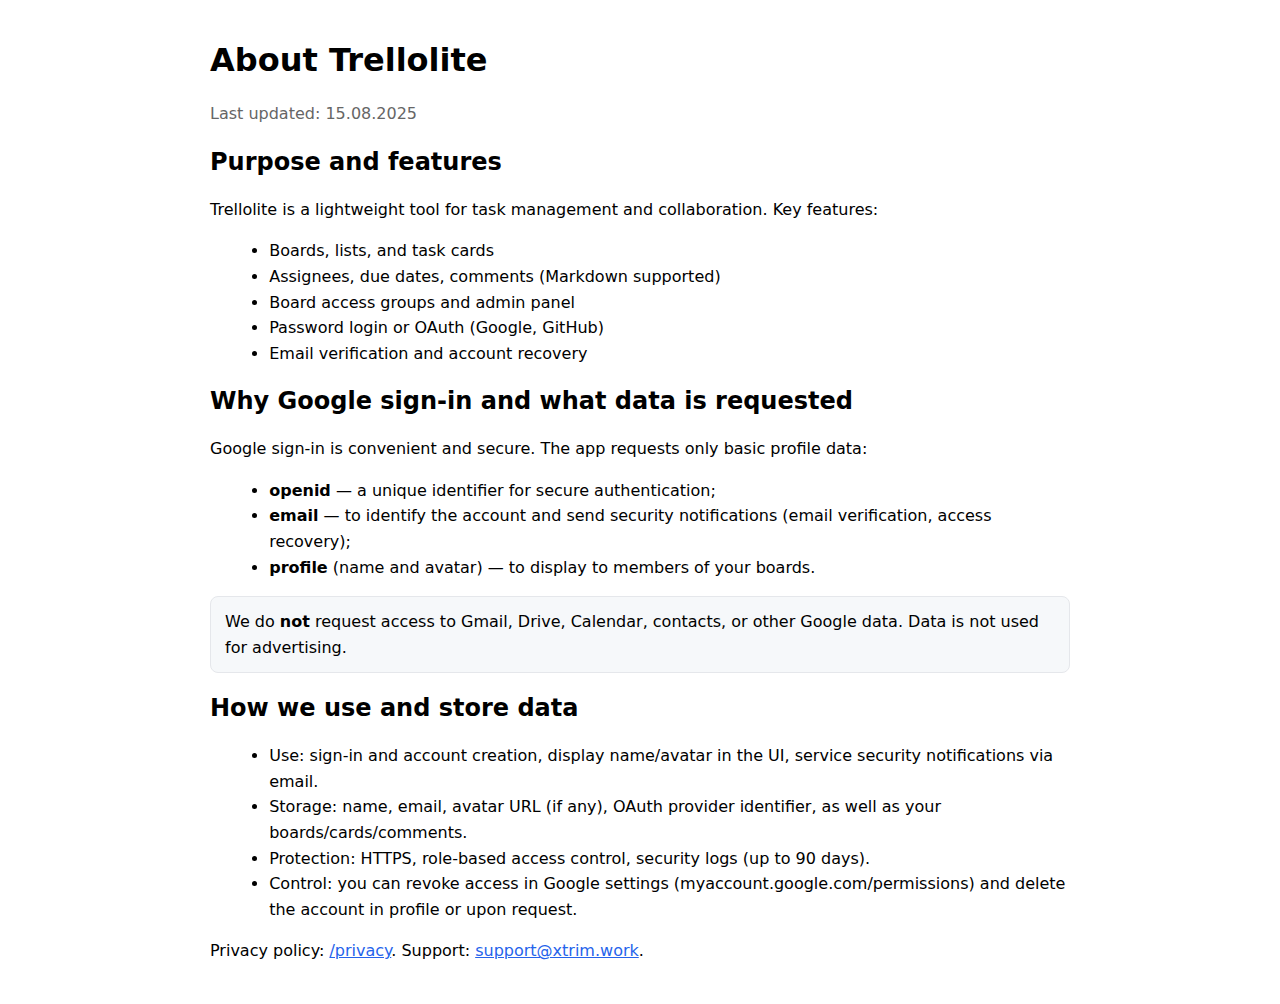
<file: web/about.html>
<!doctype html>
<html lang="ru">
<head>
  <meta charset="utf-8">
  <meta name="viewport" content="width=device-width,initial-scale=1">
  <meta name="google-site-verification" content="dlgd_dJjtuNNs_lShQtUtyxGA7JIhrE9iY9RXILDesU">
  <title data-t="about.title">О приложении — Trellolite</title>
  <link rel="icon" type="image/png" href="/web/favicon.png" sizes="32x32">
  <style>
    body{max-width:860px;margin:40px auto;padding:0 16px;font:16px/1.6 system-ui,-apple-system,Segoe UI,Roboto}
    h1,h2{line-height:1.25}
    ul{margin-left:1.2em}
    .muted{color:#666}
    .note{background:#f6f8fa;border:1px solid #e5e7eb;border-radius:8px;padding:12px 14px}
    a{color:#2563eb}
  </style>
  <meta name="description" content="Trellolite — простой менеджер задач с досками и карточками. Объясняем цели приложения и как используются данные профиля Google для входа.">
  <meta name="og:title" content="О Trellolite">
  <meta name="og:description" content="Назначение приложения, функции и использование данных Google (openid, email, profile) только для входа и отображения имени/аватара.">
  <meta name="og:type" content="website">
  <meta name="og:url" content="/about">
  <meta name="og:image" content="/web/favicon.png">
  <link rel="canonical" href="/about">
  
</head>
<body>
  <h1 data-t="about.h1">О Trellolite</h1>
  <p class="muted"><span data-t="about.updated">Последнее обновление:</span> 15.08.2025</p>

  <h2 data-t="about.purpose">Назначение и функции</h2>
  <p data-t="about.purpose_intro">Trellolite — лёгкий инструмент для управления задачами и совместной работы. Основные возможности:</p>
  <ul>
    <li data-t="about.features.boards">Доски, списки и карточки задач</li>
    <li data-t="about.features.details">Исполнители, сроки, комментарии (поддержка Markdown)</li>
    <li data-t="about.features.groups">Группы доступа к доскам и админ-панель</li>
    <li data-t="about.features.auth">Вход по паролю или через OAuth (Google, GitHub)</li>
    <li data-t="about.features.email">Подтверждение email и восстановление доступа</li>
  </ul>

  <h2 data-t="about.google_why">Почему вход через Google и какие данные запрашиваются</h2>
  <p data-t="about.google_intro">Вход через Google удобен и безопасен. Приложение запрашивает только базовые данные профиля:</p>
  <ul>
    <li data-t-html="about.google.openid"><strong>openid</strong> — уникальный идентификатор для безопасной аутентификации;</li>
    <li data-t-html="about.google.email"><strong>email</strong> — для идентификации аккаунта и уведомлений о безопасности (подтверждение почты, восстановление доступа);</li>
    <li data-t-html="about.google.profile"><strong>profile</strong> (имя и аватар) — для отображения в интерфейсе участникам ваших досок.</li>
  </ul>
  <div class="note" data-t-html="about.google_note">Мы <strong>не</strong> запрашиваем доступ к Gmail, Drive, Calendar, контактам и другим данным Google. Данные не используются для рекламы.</div>

  <h2 data-t="about.data_use">Как мы используем и храним данные</h2>
  <ul>
    <li data-t="about.data.use">Использование: вход и создание аккаунта, показ имени/аватара в интерфейсе, служебные уведомления о безопасности по email.</li>
    <li data-t="about.data.storage">Хранение: имя, email, URL аватара (если есть), идентификатор провайдера OAuth, а также ваши доски/карточки/комментарии.</li>
    <li data-t="about.data.protection">Защита: HTTPS, разграничение доступа по ролям, журналы безопасности (до 90 дней).</li>
    <li data-t="about.data.control">Контроль: можно отозвать доступ в настройках Google (myaccount.google.com/permissions) и удалить аккаунт в профиле или по запросу.</li>
  </ul>

  <p><span data-t="about.privacy">Политика конфиденциальности</span>: <a href="/privacy" rel="nofollow">/privacy</a>. <span data-t="about.support">Контакты поддержки</span>: <a href="mailto:support@xtrim.work">support@xtrim.work</a>.</p>

  <script src="/web/i18n/i18n.js" defer></script>
</body>
</html>
</file>
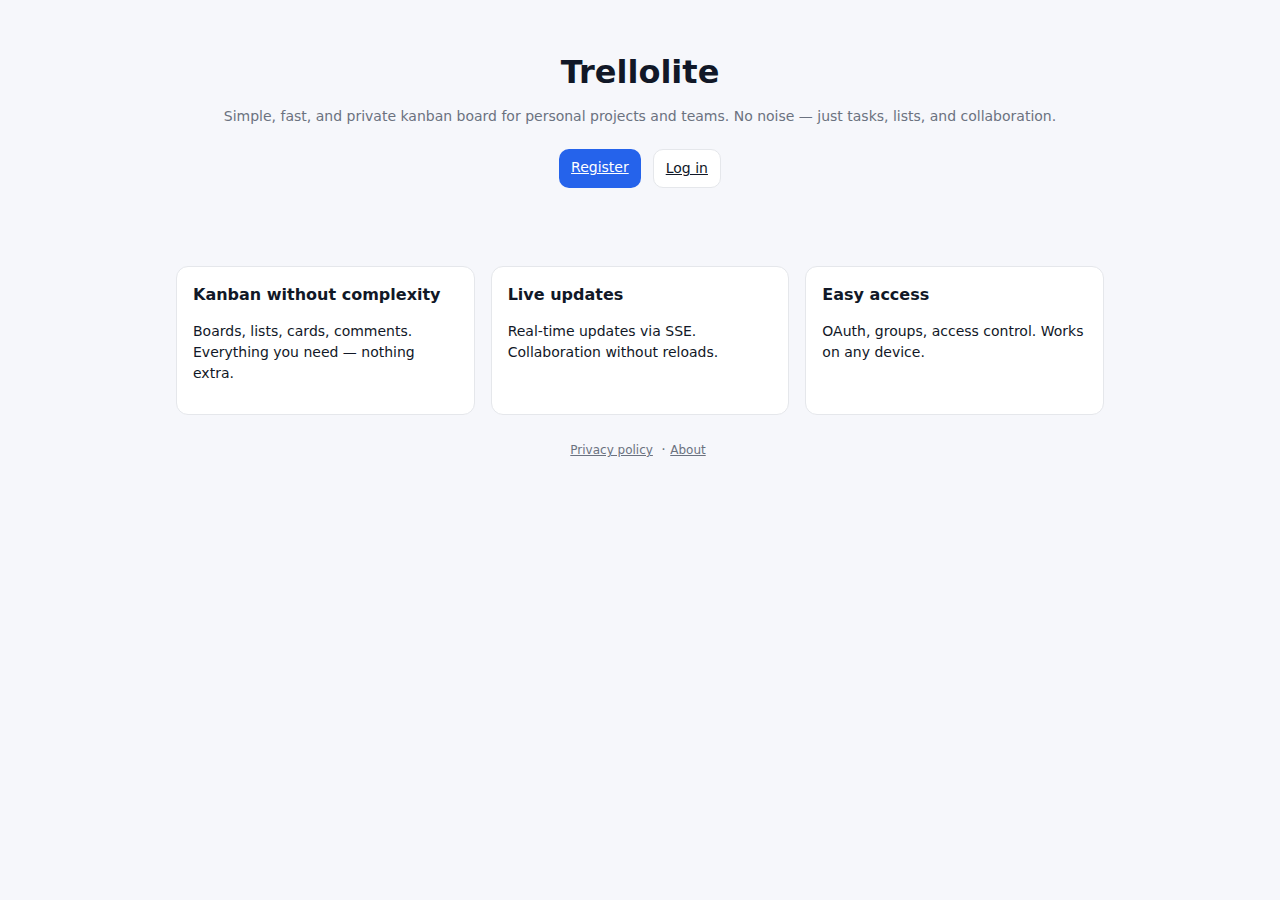
<file: web/home.html>
<!doctype html>
<html lang="ru">
<head>
  <meta charset="utf-8">
  <meta name="viewport" content="width=device-width, initial-scale=1">
  <title data-t="home.title">Trellolite — лёгкая канбан-доска</title>
  <link rel="stylesheet" href="/web/styles.css">
  <meta name="color-scheme" content="light dark">
  <style>
    .hero{ max-width:960px; margin:0 auto; padding:48px 16px; text-align:center }
    .hero h1{ font-size:32px; margin:0 0 10px 0 }
    .hero p{ color: var(--muted); margin: 0 0 22px 0 }
    .cta{ display:flex; gap:12px; justify-content:center; margin:18px 0 6px }
    .features{ display:grid; grid-template-columns: repeat(3, 1fr); gap:16px; max-width:960px; margin:24px auto; padding:0 16px }
    .feat{ background:var(--panel); border:1px solid var(--border); border-radius:12px; padding:16px; text-align:left }
    .feat h3{ margin:0 0 6px 0; font-size:16px }
    .foot{ text-align:center; color:var(--muted); margin:18px 0 48px }
    @media(max-width: 760px){ .features{ grid-template-columns:1fr } }
  </style>
</head>
<body>
  <main class="hero">
    <h1 data-t="home.h1">Trellolite</h1>
    <p data-t="home.subtitle">Простая, быстрая и приватная канбан‑доска для личных проектов и команд. Без лишнего шума — только задачи, списки и взаимодействие.</p>
    <div class="cta">
      <a class="btn primary" href="/web/register.html" data-t="home.register">Регистрация</a>
      <a class="btn" href="/web/login.html" data-t="home.login">Войти</a>
    </div>
  </main>
  <section class="features">
    <div class="feat">
      <h3 data-t="home.features.simplicity.title">Канбан без сложностей</h3>
      <p data-t="home.features.simplicity.text">Доски, списки, карточки, комментарии. Всё, что нужно — ничего лишнего.</p>
    </div>
    <div class="feat">
      <h3 data-t="home.features.live.title">Живые обновления</h3>
      <p data-t="home.features.live.text">Обновления в реальном времени через SSE. Совместная работа без перезагрузок.</p>
    </div>
    <div class="feat">
      <h3 data-t="home.features.access.title">Лёгкий доступ</h3>
      <p data-t="home.features.access.text">OAuth, группы, разграничение прав. Работает на любом устройстве.</p>
    </div>
  </section>
  <p class="foot"><a class="link-privacy" href="/privacy" data-t="home.privacy">Политика конфиденциальности</a> · <a class="link-privacy" href="/about" data-t="home.about">О проекте</a></p>

  <script src="/web/i18n/i18n.js" defer></script>
</body>
</html>
</file>
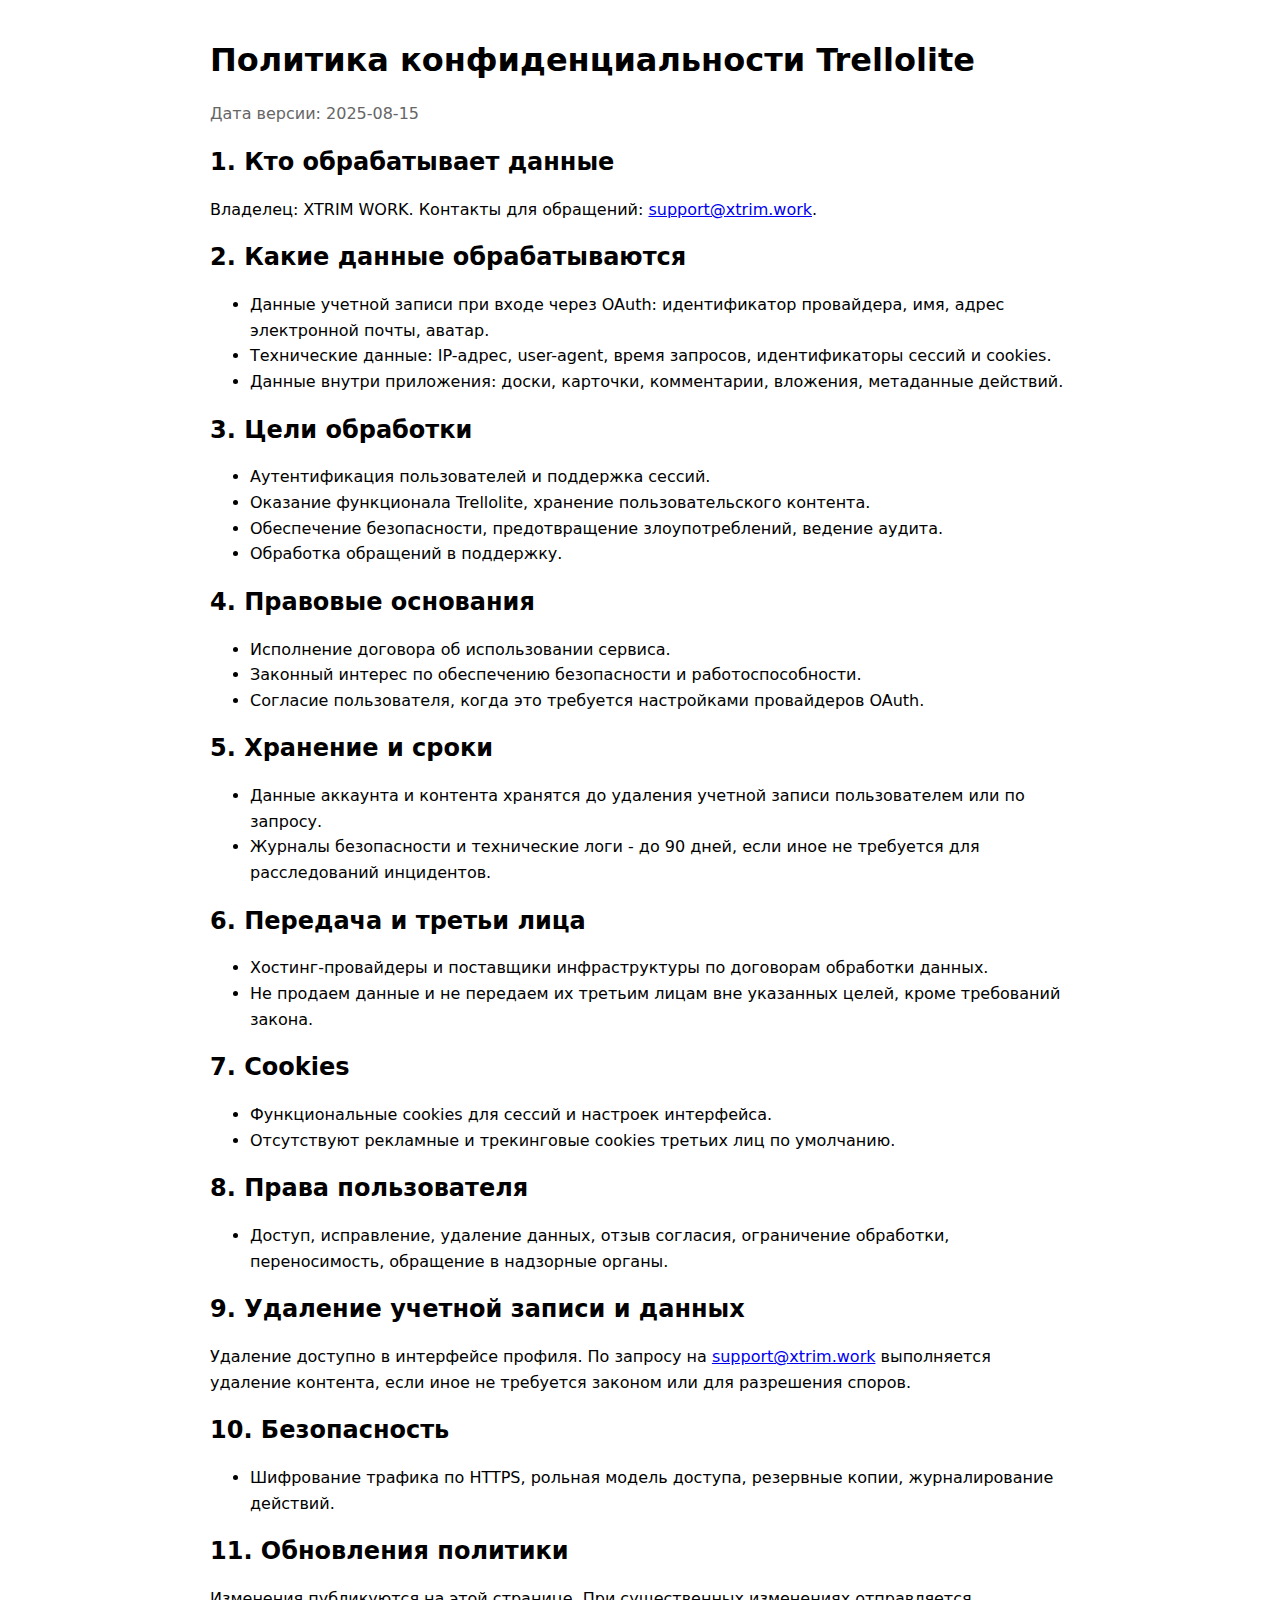
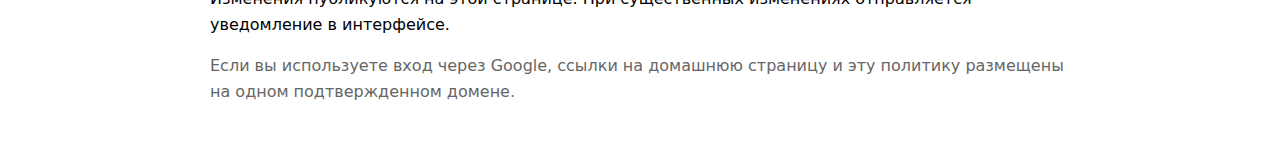
<file: web/privacy.html>
<!doctype html>
<html lang="ru">
<head>
  <meta charset="utf-8">
  <title>Политика конфиденциальности Trellolite</title>
  <meta name="viewport" content="width=device-width,initial-scale=1">
  <meta name="google-site-verification" content="dlgd_dJjtuNNs_lShQtUtyxGA7JIhrE9iY9RXILDesU">
  <meta name="robots" content="noindex,nofollow">
  <style>
    body{max-width:860px;margin:40px auto;padding:0 16px;font:16px/1.6 system-ui,-apple-system,Segoe UI,Roboto}
    h1,h2{line-height:1.25}
    code{background:#f2f2f2;padding:1px 4px;border-radius:4px}
    .muted{color:#666}
  </style>
</head>
<body>
  <h1>Политика конфиденциальности Trellolite</h1>
  <p class="muted">Дата версии: 2025-08-15</p>

  <h2>1. Кто обрабатывает данные</h2>
  <p>Владелец: XTRIM WORK. Контакты для обращений: <a href="mailto:support@xtrim.work">support@xtrim.work</a>.</p>

  <h2>2. Какие данные обрабатываются</h2>
  <ul>
    <li>Данные учетной записи при входе через OAuth: идентификатор провайдера, имя, адрес электронной почты, аватар.</li>
    <li>Технические данные: IP-адрес, user-agent, время запросов, идентификаторы сессий и cookies.</li>
    <li>Данные внутри приложения: доски, карточки, комментарии, вложения, метаданные действий.</li>
  </ul>

  <h2>3. Цели обработки</h2>
  <ul>
    <li>Аутентификация пользователей и поддержка сессий.</li>
    <li>Оказание функционала Trellolite, хранение пользовательского контента.</li>
    <li>Обеспечение безопасности, предотвращение злоупотреблений, ведение аудита.</li>
    <li>Обработка обращений в поддержку.</li>
  </ul>

  <h2>4. Правовые основания</h2>
  <ul>
    <li>Исполнение договора об использовании сервиса.</li>
    <li>Законный интерес по обеспечению безопасности и работоспособности.</li>
    <li>Согласие пользователя, когда это требуется настройками провайдеров OAuth.</li>
  </ul>

  <h2>5. Хранение и сроки</h2>
  <ul>
    <li>Данные аккаунта и контента хранятся до удаления учетной записи пользователем или по запросу.</li>
    <li>Журналы безопасности и технические логи - до 90 дней, если иное не требуется для расследований инцидентов.</li>
  </ul>

  <h2>6. Передача и третьи лица</h2>
  <ul>
    <li>Хостинг-провайдеры и поставщики инфраструктуры по договорам обработки данных.</li>
    <li>Не продаем данные и не передаем их третьим лицам вне указанных целей, кроме требований закона.</li>
  </ul>

  <h2>7. Cookies</h2>
  <ul>
    <li>Функциональные cookies для сессий и настроек интерфейса.</li>
    <li>Отсутствуют рекламные и трекинговые cookies третьих лиц по умолчанию.</li>
  </ul>

  <h2>8. Права пользователя</h2>
  <ul>
    <li>Доступ, исправление, удаление данных, отзыв согласия, ограничение обработки, переносимость, обращение в надзорные органы.</li>
  </ul>

  <h2>9. Удаление учетной записи и данных</h2>
  <p>Удаление доступно в интерфейсе профиля. По запросу на <a href="mailto:support@xtrim.work">support@xtrim.work</a> выполняется удаление контента, если иное не требуется законом или для разрешения споров.</p>

  <h2>10. Безопасность</h2>
  <ul>
    <li>Шифрование трафика по HTTPS, рольная модель доступа, резервные копии, журналирование действий.</li>
  </ul>

  <h2>11. Обновления политики</h2>
  <p>Изменения публикуются на этой странице. При существенных изменениях отправляется уведомление в интерфейсе.</p>

  <p class="muted">Если вы используете вход через Google, ссылки на домашнюю страницу и эту политику размещены на одном подтвержденном домене.</p>
</body>
</html>
</file>
<file: web/styles.css>
:root{
  --topbar-h:56px;
  /* Light theme palette */
  --bg:#f6f7fb;           /* app background */
  --panel:#ffffff;        /* panels, dialogs, lists */
  --card:#ffffff;         /* cards */
  --ink:#111827;          /* main text */
  --muted:#6b7280;        /* secondary text */
  --border:#e5e7eb;       /* borders */
  --hover:#f3f4f6;        /* hover bg */
  --accent:#2563eb;       /* primary */
  --accent-ink:#ffffff;   /* primary text */
  --danger:#ef4444;       /* danger */
}
/* Dark theme using prefers-color-scheme, can be overridden by [data-theme] on html */
@media (prefers-color-scheme: dark){
  :root{ --bg:#0b1220; --panel:#141b2b; --card:#1b2236; --ink:#e5e7eb; --muted:#94a3b8; --border:#253049; --hover:#131a2b; --accent:#60a5fa; --accent-ink:#0b1220; }
  /* When auto mode and system is dark, hint UA controls to render dark popups */
  html:not([data-theme]){ color-scheme: dark; }
}

html[data-theme="dark"]{ --bg:#0b1220; --panel:#141b2b; --card:#1b2236; --ink:#e5e7eb; --muted:#94a3b8; --border:#253049; --hover:#131a2b; --accent:#60a5fa; --accent-ink:#0b1220; color-scheme: dark; }
html[data-theme="light"]{ --bg:#f6f7fb; --panel:#ffffff; --card:#ffffff; --ink:#111827; --muted:#6b7280; --border:#e5e7eb; --hover:#f3f4f6; --accent:#2563eb; --accent-ink:#ffffff; color-scheme: light; }
*{box-sizing:border-box}
body{margin:0; font:14px/1.5 system-ui,Segoe UI,Roboto,Ubuntu,Arial; background:var(--bg); color:var(--ink)}
.muted{ color: var(--muted); }
#app{display:grid; grid-template-columns:280px 1fr; height:calc(100vh - var(--topbar-h))}
#app.sidebar-collapsed{ grid-template-columns:min-content 1fr }
.topbar{
  position:sticky; top:0; z-index:1000;
  height:var(--topbar-h);
  display:grid; grid-template-columns:1fr 2fr 1fr; align-items:center;
  gap:12px; padding:0 12px;
  background:var(--panel); border-bottom:1px solid var(--border);
}
.topbar .brand{ font-weight:600; letter-spacing:.2px }
.topbar .tb-left, .topbar .tb-center, .topbar .tb-right{ display:flex; align-items:center; gap:8px }
.topbar .tb-center{ justify-content:center }
.topbar .tb-right{ justify-content:flex-end }
.topbar .search{ width:100%; max-width:520px }
.topbar .search input{
  width:100%; padding:8px 10px; border-radius:8px;
  background:var(--bg); border:1px solid var(--border); color:var(--ink)
}
.avatar{
  width:28px; height:28px; border-radius:50%;
  background:color-mix(in srgb, var(--accent) 20%, var(--panel));
  display:flex; align-items:center; justify-content:center; font-weight:700;
}
.avatarbtn{ display:flex; align-items:center; gap:8px; border-radius:10px; padding:4px 6px; cursor:pointer; border:1px solid transparent }
.avatarbtn:hover{ background:var(--hover) }
.usermenu{ position:relative }
.usermenu > summary{ list-style:none }
.usermenu > summary::-webkit-details-marker{ display:none }
.menu-panel{
  position:absolute; right:0; top:calc(100% + 8px);
  width:260px; background:var(--panel); border:1px solid var(--border);
  border-radius:12px; padding:6px; box-shadow:0 10px 30px rgba(2,6,23,.18), 0 4px 10px rgba(2,6,23,.08)
}
.usermenu:not([open]) .menu-panel{ display:none }
.menu-panel .group{ padding:4px 4px 6px }
.menu-panel .item{
  display:block; width:100%; text-align:left; background:transparent; border:none;
  padding:8px 10px; border-radius:8px; cursor:pointer; color:var(--ink); text-decoration:none
}
.menu-panel .item:hover{ background:var(--hover); text-decoration:none }
.menu-panel .item.danger{ color:#b91c1c }
.sidebar{padding:16px; background:var(--panel); border-right:1px solid var(--border); overflow:auto; display:flex; flex-direction:column}
.sidebar .spacer{ flex:1 }
.sidebar button#btnSidebarToggle{ opacity:.9 }
.sidebar-collapsed .sidebar{ padding:8px; overflow:hidden }
.sidebar-collapsed .sidebar h1{ justify-content:center; gap:0 }
/* скрываем всё кроме кнопки */
.sidebar-collapsed .sidebar h1 .logo-text,
.sidebar-collapsed .sidebar h1 .spacer,
.sidebar-collapsed .sidebar #btnTheme,
.sidebar-collapsed .userbar,
.sidebar-collapsed .boards-header,
.sidebar-collapsed #boards,
.sidebar-collapsed .sidebar-footer{ display:none }
.sidebar-collapsed #boards li .t{ display:none }
.sidebar-collapsed #boards li{ justify-content:center }
.sidebar-collapsed .boards-header #btnNewBoard{ width:32px }
.sidebar h1{margin:0 0 12px 0; font-size:20px; font-weight:700; display:flex; align-items:center; gap:8px}
.boards-header{display:flex; align-items:center; gap:8px; margin-bottom:8px}
.boards-header .scope-toggle{ display:flex; gap:6px; align-items:center }
.boards-header .scope-toggle .btn.toggle{ display:inline-flex; gap:6px; align-items:center; padding:6px; }
.boards-header .scope-toggle .btn.toggle svg{ width:16px; height:16px }
.btn.toggle[aria-pressed="true"]{ background:color-mix(in srgb, var(--accent) 15%, var(--panel)); border-color: color-mix(in srgb, var(--accent) 35%, var(--border)); }
.btn.toggle .lbl{ display:none }
/* Блок .userbar больше не используется */
.btn{background:var(--panel); border:1px solid var(--border); color:var(--ink); padding:8px 12px; border-radius:10px; cursor:pointer; transition:background .15s ease,border-color .15s ease,box-shadow .15s ease,transform .02s}
.btn:hover{background:var(--hover)}
.btn:active{transform:translateY(1px)}
.btn.primary{background:var(--accent); border-color:var(--accent); color:var(--accent-ink)}
.btn.primary:hover{filter:brightness(0.98)}
.btn.danger{border-color:#fecaca; color:#991b1b; background:#fff5f5}
.btn.danger:hover{background:#ffeeee}
.btn.icon{padding:6px 8px; line-height:1; width:28px; height:28px; display:inline-flex; align-items:center; justify-content:center}
.btn.icon svg{width:18px; height:18px}
.btn svg{ display:inline-block; width:16px; height:16px }
ul{list-style:none; padding:0; margin:0}
#boards{flex:1 1 auto}
#boards li{padding:8px 10px; border-radius:10px; cursor:pointer; display:flex; align-items:center; gap:8px}
#boards li .btn-color{margin-left:auto; opacity:.75}
#boards li .btn-color{ width:28px; height:28px }
#boards li .btn-color svg{width:14px; height:14px}
#boards li .ico svg{width:16px; height:16px; color:var(--muted)}
#boards li:hover{background:var(--hover)}
#boards li.active{background:rgba(99,102,241,.15); outline:1px solid rgba(99,102,241,.25)}
.main{display:flex; flex-direction:column; overflow-y:auto; overflow-x:hidden}
.board-header{display:flex; align-items:center; gap:8px; padding:12px; border-bottom:1px solid var(--border); background:var(--panel)}
.board-header .btn.icon{ width:32px; height:32px }
.board-header .btn.icon svg{ width:18px; height:18px }
.board-header h2{margin:0; font-size:18px; font-weight:600}
.link-privacy{ font-size:12px; color:var(--muted); text-decoration:underline; margin-right:4px }
.link-privacy:hover{ color:var(--ink) }
.lists{display:flex; gap:12px; padding:12px; overflow-x:auto; overflow-y:visible; align-items:flex-start}
.list{min-width:280px; width:280px; background:var(--panel); border:1px solid var(--border); border-radius:14px; display:flex; flex-direction:column; box-shadow:0 1px 2px rgba(16,24,40,.04)}
.list header{display:flex; align-items:center; gap:8px; padding:10px 10px 8px}
.list .drag-handle{display:inline-flex; align-items:center; justify-content:center; width:24px; height:24px; color:var(--muted); cursor:grab}
.list .drag-handle svg{width:16px; height:16px}
.list.dragging{opacity:.85}
.lists .list{transition:transform .15s ease}
.list header h3{margin:0; font-size:14px}
.cards{padding:10px; display:flex; flex-direction:column; gap:8px}

/* Sidebar boards: handle-only dragging */
.boards .board-item{ display:flex; align-items:center; gap:.35rem; }
/* Header controls sizing to prevent overflow */
.boards-header .btn{ white-space:nowrap; }
.boards-header #btnNewBoard{ width:32px; height:32px; padding:0; text-align:center }
.boards-header #btnGroupsPanel{ max-width:120px; overflow:hidden; text-overflow:ellipsis }
.boards .board-item .drag-handle svg{ width:14px; height:14px; opacity:.8; }
.boards .board-item.dragging{ opacity:.7; }
.card{background:var(--card); border:1px solid var(--border); border-radius:12px; padding:10px; cursor:grab; box-shadow:0 1px 2px rgba(16,24,40,.04); display:flex; align-items:center; gap:8px; flex-wrap:wrap; width:100%}
.card .title{
  flex:1; min-width:0;
  font-size: var(--card-title-size, 12px);   /* настраиваемый размер (уменьшен по умолчанию) */
  font-family: var(--card-title-font, inherit);
  font-weight:600;          /* полужирный для контраста */
  display:-webkit-box;      /* мультистрочный обрез */
  line-clamp:2;             /* стандартное свойство */
  -webkit-line-clamp:2;     /* максимум две строки */
  -webkit-box-orient:vertical;
  overflow:hidden;          /* скрыть лишнее */
}
.card .btn-collapse{ min-width:28px; }
.card .btn-collapse{ border-radius:999px }
.card .children{ display:flex; flex-direction:column; gap:8px; flex-basis:100%; margin-top:8px; padding-left:14px; border-left:1px dashed var(--border) }
.card .children .card{ width:100%; }
.card.nest-target{ outline:2px dashed color-mix(in srgb, var(--accent) 60%, transparent); outline-offset:2px }
.card .btn-color{opacity:.75}
.btn-color:hover{opacity:1}
.card .ico svg{width:14px; height:14px; color:var(--muted); margin-top:0}
.card:hover{background:color-mix(in srgb, var(--card) 90%, #fff 10%)}
.card .assignee{
  display:inline-flex; align-items:center; justify-content:center;
  width:22px; height:22px; border-radius:50%; flex:0 0 22px;
  background:color-mix(in srgb, var(--accent) 22%, var(--panel));
  color:var(--accent-ink); font-weight:700; font-size:12px;
  border:1px solid color-mix(in srgb, var(--accent) 44%, var(--border));
}
/* assignee name is hidden on cards to save space; we only show the avatar circle */
.list[style*="--clr:"] header{ border-left:4px solid var(--clr); padding-left:6px }
.card[style*="--clr:"]{ border-color:color-mix(in srgb, var(--clr) 60%, var(--border)); box-shadow:inset 0 0 0 2px color-mix(in srgb, var(--clr) 20%, transparent), 0 1px 2px rgba(16,24,40,.04) }
#boards li[style*="--clr:"] .ico svg{ color:var(--clr) }
.add-card{padding:10px}
.add-card button{width:100%}
/* Card Dialog Styles */
.card-dialog {
  padding: 0;
  border: none;
  border-radius: 16px;
  background: transparent;
  box-shadow: 0 20px 25px -5px rgba(0, 0, 0, 0.1), 0 10px 10px -5px rgba(0, 0, 0, 0.04);
  max-width: 500px;
  width: 90vw;
}

.card-dialog::backdrop {
  background: rgba(0, 0, 0, 0.6);
  backdrop-filter: blur(4px);
}

.card-dialog-container {
  background: var(--panel);
  border-radius: 16px;
  overflow: hidden;
  border: 1px solid var(--border);
}

.card-dialog-header {
  display: flex;
  justify-content: space-between;
  align-items: center;
  padding: 24px 24px 0 24px;
  background: var(--panel);
}

.card-dialog-header h2 {
  margin: 0;
  font-size: 20px;
  font-weight: 600;
  color: var(--ink);
}

.close-btn {
  background: none;
  border: none;
  font-size: 24px;
  color: var(--muted);
  cursor: pointer;
  padding: 4px;
  line-height: 1;
  border-radius: 8px;
  transition: all 0.2s ease;
}

.close-btn:hover {
  background: var(--hover);
  color: var(--ink);
}

.card-form {
  padding: 24px;
}

.card-dialog .form-group {
  margin-bottom: 20px;
}

.card-dialog .form-group label {
  display: block;
  margin-bottom: 8px;
  font-size: 14px;
  font-weight: 500;
  color: var(--ink);
}

.card-dialog .form-group input[type="text"],
.card-dialog .form-group textarea {
  width: 100%;
  padding: 12px 16px;
  border: 1.5px solid var(--border);
  border-radius: 10px;
  background: var(--app);
  color: var(--ink);
  font-size: 14px;
  transition: all 0.2s ease;
  box-sizing: border-box;
  font-family: inherit;
  resize: vertical;
}

.card-dialog .form-group input:focus,
.card-dialog .form-group textarea:focus {
  outline: none;
  border-color: var(--accent);
  box-shadow: 0 0 0 3px color-mix(in srgb, var(--accent) 15%, transparent);
}

.card-dialog .form-group textarea {
  min-height: 120px;
}

.card-dialog .checkbox-group {
  margin-top: 12px;
}

.card-dialog .checkbox-label {
  display: flex;
  align-items: center;
  cursor: pointer;
  font-size: 14px;
  font-weight: 500;
  color: var(--ink);
  position: relative;
  padding-left: 32px;
}

.card-dialog .checkbox-label input[type="checkbox"] {
  position: absolute;
  left: 0;
  top: 50%;
  transform: translateY(-50%);
  width: 20px;
  height: 20px;
  margin: 0;
  opacity: 0;
  cursor: pointer;
}

.card-dialog .checkmark {
  position: absolute;
  left: 0;
  top: 50%;
  transform: translateY(-50%);
  width: 20px;
  height: 20px;
  background: var(--app);
  border: 1.5px solid var(--border);
  border-radius: 6px;
  transition: all 0.2s ease;
}

.card-dialog .checkbox-label input:checked + .checkmark {
  background: var(--accent);
  border-color: var(--accent);
}

.card-dialog .checkbox-label input:checked + .checkmark:after {
  content: '';
  position: absolute;
  left: 6px;
  top: 2px;
  width: 6px;
  height: 10px;
  border: solid white;
  border-width: 0 2px 2px 0;
  transform: rotate(45deg);
}

.card-dialog .form-status {
  margin: 16px 0;
  padding: 12px;
  border-radius: 8px;
  font-size: 14px;
  text-align: center;
  min-height: 20px;
}

.card-dialog .form-status.success {
  background: color-mix(in srgb, #10b981 15%, transparent);
  color: #10b981;
  border: 1px solid color-mix(in srgb, #10b981 30%, transparent);
}

.card-dialog .form-status.error {
  background: color-mix(in srgb, #ef4444 15%, transparent);
  color: #ef4444;
  border: 1px solid color-mix(in srgb, #ef4444 30%, transparent);
}

.card-dialog .form-actions {
  display: flex;
  gap: 12px;
  justify-content: flex-end;
  margin-top: 24px;
  padding-top: 20px;
  border-top: 1px solid var(--border);
}

.card-dialog .btn {
  padding: 12px 24px;
  border: none;
  border-radius: 10px;
  font-size: 14px;
  font-weight: 500;
  cursor: pointer;
  transition: all 0.2s ease;
  min-width: 100px;
}

.card-dialog .btn-secondary {
  background: var(--app);
  color: var(--muted);
  border: 1.5px solid var(--border);
}

.card-dialog .btn-secondary:hover {
  background: var(--hover);
  color: var(--ink);
  border-color: var(--muted);
}

.card-dialog .btn-primary {
  background: var(--accent);
  color: var(--accent-ink);
  border: 1.5px solid var(--accent);
}

.card-dialog .btn-primary:hover {
  background: color-mix(in srgb, var(--accent) 90%, black);
  transform: translateY(-1px);
  box-shadow: 0 4px 8px color-mix(in srgb, var(--accent) 30%, transparent);
}

@media (max-width: 600px) {
  .card-dialog {
    width: 95vw;
    max-width: none;
  }
  
  .card-dialog-header,
  .card-form {
    padding: 20px;
  }
  
  .card-dialog .form-actions {
    flex-direction: column-reverse;
  }
  
  .card-dialog .btn {
    width: 100%;
  }
}

/* Original dialog styles for other dialogs */
dialog{border:none; background:var(--panel); color:var(--ink); padding:18px; border-radius:14px; width:480px; box-shadow:0 10px 30px rgba(2,6,23,.18), 0 4px 10px rgba(2,6,23,.08); opacity:0; transform:translateY(6px); transition:opacity .15s ease, transform .15s ease}
dialog[open]{opacity:1; transform:translateY(0)}
::backdrop{background:rgba(2,6,23,.38)}
dialog h3{margin:0 0 8px 0}
dialog form label{display:flex; flex-direction:column; gap:6px; margin:10px 0}
/* Apply same label layout for non-form dialog bodies (e.g., card editor) */
dialog .dialog-body label{display:flex; flex-direction:column; gap:6px; margin:10px 0}
dialog input, dialog textarea{background:var(--panel); border:1px solid var(--border); color:var(--ink); border-radius:10px; padding:10px}
dialog input, dialog textarea{width:100%}
/* Align selects in dialogs to inputs */
dialog select{background:var(--panel); border:1px solid var(--border); color:var(--ink); border-radius:10px; padding:10px; width:100%}
dialog input::placeholder, dialog textarea::placeholder{color:var(--muted)}
dialog input:focus, dialog textarea:focus{outline:none; border-color:color-mix(in srgb, var(--accent) 45%, var(--border)); box-shadow:0 0 0 3px color-mix(in srgb, var(--accent) 20%, transparent)}

/* Generic form styles (for pages like profile/settings), matching dialog look */
.form{ max-width:720px; }
.form .field{ margin:10px 0 }
.form .field label{ display:block; margin:0 0 6px 0; font-size:14px; font-weight:500; color:var(--ink) }
.form .field input,
.form .field textarea,
.form .field select{
  width:100%; padding:10px; border-radius:10px;
  background:var(--panel); border:1px solid var(--border); color:var(--ink);
  font:inherit; box-sizing:border-box;
}
.form .field input:focus,
.form .field textarea:focus,
.form .field select:focus{ outline:none; border-color:color-mix(in srgb, var(--accent) 45%, var(--border)); box-shadow:0 0 0 3px color-mix(in srgb, var(--accent) 20%, transparent) }
.form .actions{ display:flex; justify-content:flex-end; gap:8px; margin-top:12px }
.form .status{ margin-top:8px; color:var(--muted) }

/* Normalize calendar/time inputs across themes */
input[type="date"], input[type="time"], input[type="datetime-local"]{
  background:var(--panel);
  color:var(--ink);
  border:1px solid var(--border);
}
input[type="date"]::-webkit-calendar-picker-indicator,
input[type="time"]::-webkit-calendar-picker-indicator,
input[type="datetime-local"]::-webkit-calendar-picker-indicator{ opacity:.85 }
html[data-theme="dark"] input[type="date"]::-webkit-calendar-picker-indicator,
html[data-theme="dark"] input[type="time"]::-webkit-calendar-picker-indicator,
html[data-theme="dark"] input[type="datetime-local"]::-webkit-calendar-picker-indicator{ filter: invert(1) hue-rotate(180deg); opacity:.9 }
dialog menu{display:flex; justify-content:flex-end; gap:8px; margin-top:12px}
.primary{background:var(--accent); border:none; color:var(--accent-ink)}
.spacer{flex:1}

/* Sidebar footer */
.sidebar-footer{ padding-top:10px; border-top:1px solid var(--border); margin-top:10px }

/* confirm dialog specific (inherits dialog base styles) */
#dlgConfirm p{margin:8px 0 0 0}

/* Card view & create dialog: стабильная ширина, без рывков; контент прокручивается */
#dlgCardView, #dlgCard{ width:min(900px, calc(100vw - 32px)); min-width:480px; }
#dlgCardView .dialog-body, #dlgCard .dialog-body{
  max-width:100%;
  max-height: calc(100vh - 180px);
  overflow:auto;
}
/* Let description textareas resize horizontally too and drive dialog width */
#cvDescription,
#formCard textarea[name="description"]{
  width:100%;
  min-width:0;
  max-width:100%;
  resize:both;
  max-height: calc(100vh - 260px);
  overflow: auto;
}
/* Make preview behave like textarea in layout */
.md-preview{
  display:block;
  width:100%;
  max-height: calc(100vh - 260px);
  overflow:auto;
}
/* Force consistent stacked labels in both dialogs */
#dlgCard .dialog-body > label,
#dlgCardView .dialog-body > label{display:flex; flex-direction:column}

/* Markdown preview styling (theme-aware) */
.md-preview {
  border: 1px solid var(--border);
  border-radius: 10px;
  padding: 10px 12px;
  background: var(--card);
  color: var(--ink);
  max-width: calc(100vw - 64px);
}
.md-preview p { margin: 0.5em 0; }
.md-preview ul, .md-preview ol { margin: 0.45em 0 0.45em 1.25em; }
.md-preview li { margin: 0.2em 0; }
.md-preview a { color: var(--accent); text-decoration: none; }
.md-preview a:hover { text-decoration: underline; }
.md-preview strong { font-weight: 600; }
.md-preview em { font-style: italic; }
.md-preview code { background: rgba(0,0,0,0.12); padding: 0.12em 0.35em; border-radius: 6px; }
html[data-theme="dark"] .md-preview code { background: rgba(255,255,255,0.1); }
.md-preview pre {
  background: color-mix(in srgb, var(--card) 92%, #000 8%);
  border: 1px solid var(--border);
  border-radius: 10px;
  padding: 10px 12px;
  overflow:auto;
}
.md-preview pre code{ background: transparent; padding:0; border-radius:0 }
.md-preview h1,.md-preview h2,.md-preview h3{ margin: .6em 0 .35em; font-weight:700 }
.md-preview h4,.md-preview h5,.md-preview h6{ margin: .5em 0 .3em; font-weight:600 }
.md-preview blockquote{
  margin: .5em 0;
  padding: .1em .9em;
  border-left: 3px solid color-mix(in srgb, var(--accent) 60%, var(--border));
  color: var(--muted);
}
.md-preview hr{ border:none; border-top:1px solid var(--border); margin:.7em 0 }
#dlgCardView section{margin-top:12px}
#dlgCardView h4{margin:0 0 6px 0}
#cvComments{display:flex; flex-direction:column; gap:6px; padding:0}
#cvComments li{list-style:none; background:color-mix(in srgb, var(--panel) 90%, #fff 10%); border:1px solid var(--border); border-radius:10px; padding:8px}
.add-comment{display:flex; gap:8px; margin-top:8px}
.add-comment input{flex:1}

/* Editable list title focus */
.list header h3[contenteditable="true"]:focus{outline:none; box-shadow:inset 0 -2px 0 var(--accent);}

/* Color picker dialog */
#dlgColor .color-grid{display:grid; grid-template-columns:repeat(9, 1fr); gap:8px; margin:8px 0 12px}
#dlgColor .swatch{width:100%; aspect-ratio:1/1; border-radius:10px; border:1px solid var(--border); background:var(--c, transparent); position:relative}
#dlgColor .swatch[data-color=""]{background:repeating-conic-gradient(from 45deg, transparent 0 10px, rgba(127,127,127,.2) 10px 20px)}

/* Date-time picker dialog */
#dlgDateTime .dt-header{display:flex; align-items:center; gap:8px; margin:6px 0 8px}
#dlgDateTime .dt-header .dt-month{flex:1; text-align:center; font-weight:600}
#dlgDateTime .dt-grid{display:grid; grid-template-columns:repeat(7,1fr); gap:6px; margin-bottom:10px}
#dlgDateTime .dt-grid .dow{font-size:12px; color:var(--muted); text-align:center}
#dlgDateTime .dt-grid button{padding:8px 0; border-radius:8px; background:var(--panel); border:1px solid var(--border); color:var(--ink); cursor:pointer}
#dlgDateTime .dt-grid button:hover{background:var(--hover)}
#dlgDateTime .dt-grid button.selected{background:color-mix(in srgb, var(--accent) 16%, var(--panel)); border-color:color-mix(in srgb, var(--accent) 40%, var(--border))}
#dlgDateTime .dt-grid button.today{outline:2px solid color-mix(in srgb, var(--accent) 60%, transparent)}
#dlgDateTime .dt-time{display:flex; gap:8px}
#dlgDateTime .dt-time label{flex:1}
/* Time selectors visual parity with other controls */
#dlgDateTime .dt-time select{background:var(--panel); border:1px solid var(--border); color:var(--ink); border-radius:10px; padding:8px 10px; width:100%}

/* Context menu */
.ctx-menu{position:fixed; z-index:10000; min-width:220px; background:var(--panel); color:var(--ink); border:1px solid var(--border); border-radius:10px; box-shadow:0 10px 30px rgba(2,6,23,.18), 0 4px 10px rgba(2,6,23,.08)}
.ctx-menu ul{list-style:none; margin:6px 0; padding:4px}
.ctx-menu li{padding:8px 12px; border-radius:8px; cursor:pointer}
.ctx-menu li:hover{background:var(--hover)}
.ctx-menu li:focus{outline:none; background:var(--hover)}
.ctx-menu li.disabled{opacity:.6; pointer-events:none}
.ctx-menu li.danger{color:#b91c1c}
.ctx-menu li.sep{height:1px; margin:6px 8px; background:var(--border); padding:0}

/* Groups dialog */
#dlgGroups .groups-list{display:flex; flex-direction:column; gap:4px; max-height:320px; overflow:auto; padding:2px 0}
#dlgGroups .group-row{display:flex; align-items:center; gap:6px; flex-direction:row; cursor:pointer; user-select:none; padding:2px 0; font-size:13px}
#dlgGroups .group-row span{flex:1}
#dlgGroups input[type="checkbox"]{
  appearance:auto; -webkit-appearance:checkbox;
  width:14px; height:14px; flex:0 0 14px; margin:0 6px 0 0;
  border:none; background:transparent; padding:0; box-shadow:none;
  accent-color: var(--accent);
}
#dlgMembers .group-row{display:flex; align-items:center; gap:8px}
#dlgMembers .spacer{flex:1}
/* Inline icon alignment for group rows */
.group-row svg{ width:14px; height:14px; opacity:.85 }

/* Groups panel (sidebar dialog) rows on one line */
#dlgGroupsPanel .groups-list{ display:flex; flex-direction:column; gap:6px; max-height:360px; overflow:auto; padding:2px 0 }
#dlgGroupsPanel .group-row{ display:flex; align-items:center; gap:8px; flex-wrap:nowrap }
#dlgGroupsPanel .group-row .spacer{ flex:1 }
#dlgGroupsPanel .group-row span{ min-width:0; overflow:hidden; text-overflow:ellipsis; white-space:nowrap }
#dlgGroupsPanel .group-row .btn{ flex:0 0 auto; white-space:nowrap }

/* Board/list/card icon buttons hints already come from title attr */

/* Admin actions layout (both in main panel and dialogs) */
.admin-actions{display:flex; align-items:center; gap:8px; margin:8px 0 12px}
.admin-actions input,.admin-actions select{background:var(--panel); border:1px solid var(--border); color:var(--ink); border-radius:10px; padding:8px 10px}
.admin-actions input{flex:1; min-width:220px}

/* Generic inline row helper */
.row{display:flex; align-items:center; gap:8px}

/* Admin panel block (collapsible) */
#adminPanel{ margin:12px; }
#adminPanel h3{ display:flex; align-items:center; gap:8px; cursor:pointer; user-select:none }
#adminPanel h3::before{ content:'▾'; display:inline-block; transition:transform .15s ease }
#adminPanel.collapsed h3::before{ transform:rotate(-90deg) }
#adminPanel.collapsed .admin-actions,
#adminPanel.collapsed #adminGroups{ display:none }
</file>
